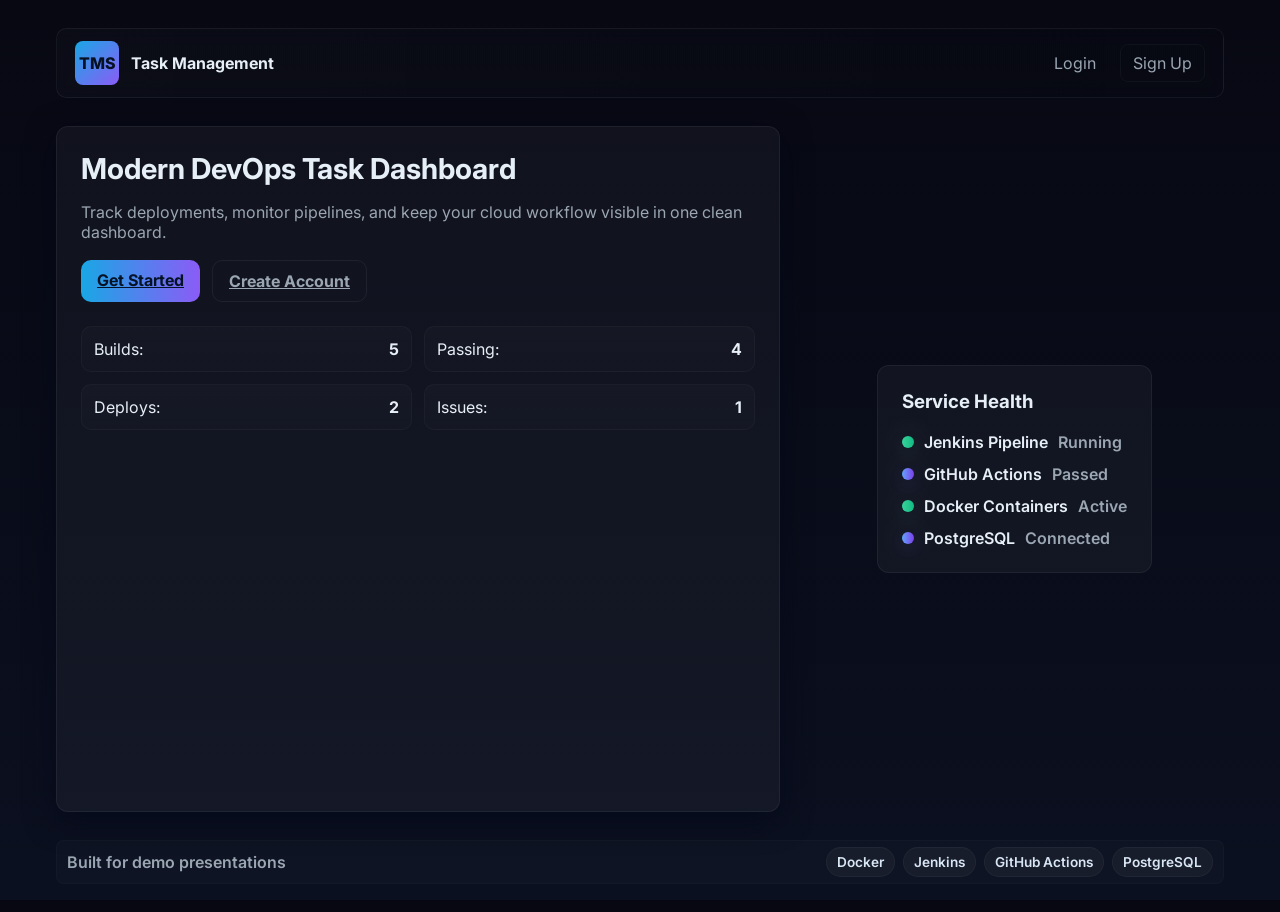
<file: frontend/index.html>
<!DOCTYPE html>
<html lang="en">

<head>
    <meta charset="UTF-8" />
    <meta name="viewport" content="width=device-width, initial-scale=1.0" />
    <title>Task Management</title>
    <link rel="preconnect" href="https://fonts.googleapis.com">
    <link rel="preconnect" href="https://fonts.gstatic.com" crossorigin>
    <link href="https://fonts.googleapis.com/css2?family=Inter:wght@300;400;600;700&display=swap" rel="stylesheet">
    <link rel="stylesheet" href="css/style.css?v=20260521-4" />
</head>

<body>
    <div class="page-root">
        <nav class="nav">
            <div class="nav-left">
                <div class="logo">TMS</div>
                <div class="brand">Task Management</div>
            </div>
            <div class="nav-right">
                <a class="nav-link" href="login.html">Login</a>
                <a class="nav-link btn-ghost" href="signup.html">Sign Up</a>
            </div>
        </nav>

        <main class="hero">
            <section class="hero-card card-animate">
                <h1>Modern DevOps Task Dashboard</h1>
                <p class="muted">Track deployments, monitor pipelines, and keep your cloud workflow visible in one clean
                    dashboard.</p>
                <div class="actions">
                    <a href="login.html" class="button">Get Started</a>
                    <a href="signup.html" class="button secondary">Create Account</a>
                </div>
                <div class="visual-grid" style="margin-top:24px">
                    <div class="mini-card">Builds: <strong>5</strong></div>
                    <div class="mini-card">Passing: <strong>4</strong></div>
                    <div class="mini-card">Deploys: <strong>2</strong></div>
                    <div class="mini-card">Issues: <strong>1</strong></div>
                </div>
            </section>
            <section class="hero-visual card-animate" aria-hidden>
                <div class="panel" style="padding:24px">
                    <h3 style="margin-top:0">Service Health</h3>
                    <div style="display:flex;flex-direction:column;gap:12px;margin-top:18px">
                        <div class="status-row"><span class="status-dot online pulse"></span> Jenkins Pipeline <span
                                class="muted">Running</span></div>
                        <div class="status-row"><span class="status-dot success pulse"></span> GitHub Actions <span
                                class="muted">Passed</span></div>
                        <div class="status-row"><span class="status-dot online pulse"></span> Docker Containers <span
                                class="muted">Active</span></div>
                        <div class="status-row"><span class="status-dot success pulse"></span> PostgreSQL <span
                                class="muted">Connected</span></div>
                    </div>
                </div>
            </section>
        </main>
        <footer class="site-footer">
            <div class="muted">Built for demo presentations</div>
            <div class="tech-list">
                <div class="tech-item">Docker</div>
                <div class="tech-item">Jenkins</div>
                <div class="tech-item">GitHub Actions</div>
                <div class="tech-item">PostgreSQL</div>
            </div>
        </footer>
    </div>
</body>

</html>
</file>
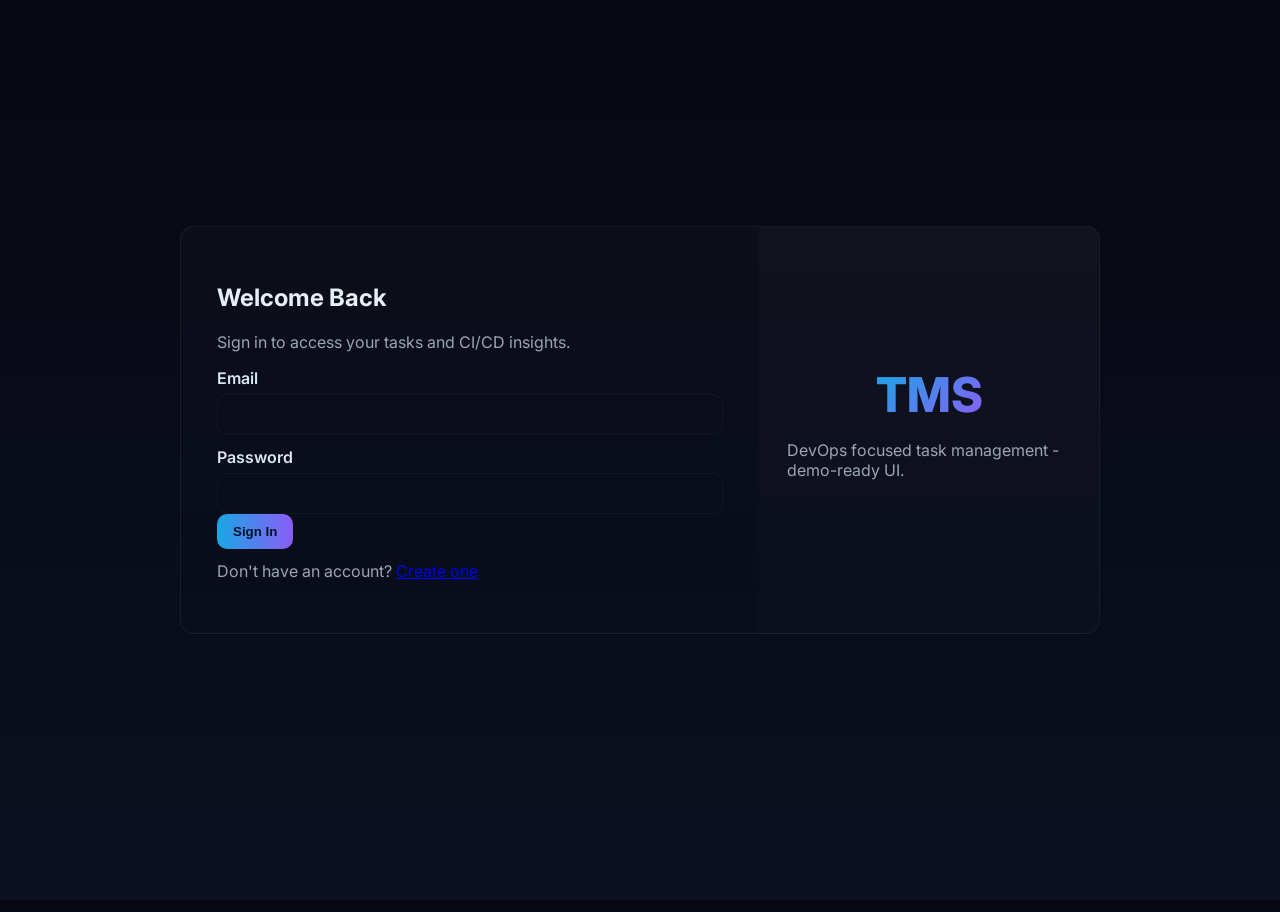
<file: frontend/dashboard.html>
<!DOCTYPE html>
<html lang="en">

<head>
    <meta charset="UTF-8" />
    <meta name="viewport" content="width=device-width, initial-scale=1.0" />
    <title>Dashboard - Task Management</title>
    <link rel="preconnect" href="https://fonts.googleapis.com">
    <link rel="preconnect" href="https://fonts.gstatic.com" crossorigin>
    <link href="https://fonts.googleapis.com/css2?family=Inter:wght@300;400;600;700&display=swap" rel="stylesheet">
    <link rel="stylesheet" href="css/style.css?v=20260521-4" />
</head>

<body>
    <div class="page-root">
        <nav class="nav">
            <div class="nav-left">
                <div class="logo">
                    <!-- lightweight svg logo -->
                    <svg viewBox="0 0 24 24" xmlns="http://www.w3.org/2000/svg" aria-hidden="true">
                        <rect x="2" y="3" width="20" height="18" rx="3" fill="white" opacity="0.06"></rect>
                        <path d="M6 8h4v8H6zM14 8h4v8h-4z" fill="white" opacity="0.9"></path>
                    </svg>
                </div>
                <div class="brand">Task Management</div>
            </div>
            <div class="nav-right">
                <div class="chip">devops@example.com</div>
                <button id="logout-button" class="nav-link btn-ghost">Logout</button>
            </div>
        </nav>

        <main>
            <div class="hero" style="grid-template-columns: 1fr 360px; gap:20px;">
                <section class="hero-card">
                    <h1>DevOps Monitoring Dashboard</h1>
                    <p class="muted">Overview of pipelines, containers and database health. Lightweight demo UI for
                        presentations.</p>
                    <div class="actions">
                        <a href="#tasks" class="button">View Tasks</a>
                        <button id="refresh-button" type="button" class="button secondary">Refresh</button>
                    </div>
                </section>

                <aside>
                    <div class="panel">
                        <h3 style="margin-top:0">Pipeline Status</h3>
                        <div style="margin-top:12px;display:flex;flex-direction:column;gap:10px">
                            <div class="status-row card-animate"><svg class="status-icon" viewBox="0 0 24 24"
                                    xmlns="http://www.w3.org/2000/svg">
                                    <circle cx="12" cy="12" r="10" fill="#F6AD55" />
                                </svg> <strong>Jenkins Pipeline</strong> <span id="pipeline-status-value" class="muted">Running</span></div>
                            <div class="status-row card-animate"><svg class="status-icon" viewBox="0 0 24 24"
                                    xmlns="http://www.w3.org/2000/svg">
                                    <circle cx="12" cy="12" r="10" fill="#34D399" />
                                </svg> <strong>GitHub Actions</strong> <span id="github-status-value" class="muted">Passed</span></div>
                            <div class="status-row card-animate"><svg class="status-icon" viewBox="0 0 24 24"
                                    xmlns="http://www.w3.org/2000/svg">
                                    <rect x="4" y="4" width="16" height="16" rx="3" fill="#60A5FA" />
                                </svg> <strong>Docker Containers</strong> <span id="docker-status-value" class="muted">Active</span></div>
                            <div class="status-row card-animate"><svg class="status-icon" viewBox="0 0 24 24"
                                    xmlns="http://www.w3.org/2000/svg">
                                    <path d="M5 12h14" stroke="#8B5CF6" stroke-width="2" stroke-linecap="round" />
                                </svg> <strong>PostgreSQL Database</strong> <span id="database-status-value" class="muted">Connected</span></div>
                        </div>
                    </div>
                </aside>
            </div>

            <div class="dashboard" style="margin-top:18px" id="tasks">
                <section>
                    <div class="summary">
                        <div class="summary-card">
                            <h3>Total Tasks</h3>
                            <p id="total-tasks">0</p>
                        </div>
                        <div class="summary-card">
                            <h3>Active</h3>
                            <p id="active-tasks">0</p>
                        </div>
                        <div class="summary-card">
                            <h3>Completed</h3>
                            <p id="completed-tasks">0</p>
                        </div>
                    </div>

                    <div class="panel" style="margin-top:14px">
                        <div class="tasks-header">
                            <div>
                                <h2 style="margin:0">Tasks</h2>
                                <div class="muted">Create and manage deployment tasks</div>
                            </div>
                        </div>

                        <form id="task-form" class="inline-form">
                            <input id="task-input"
                                placeholder="Add new task, e.g. Deploy to staging, Run nightly build" />
                            <button class="button" type="submit">Add</button>
                        </form>

                        <ul id="task-list" class="task-list" style="margin-top:12px"></ul>
                    </div>

                    <div class="panel" style="margin-top:14px">
                        <h3 style="margin-top:0">Recent Activity</h3>
                        <div id="activity-feed" style="margin-top:12px;display:flex;flex-direction:column;gap:8px">
                            <div class="mini-card card-animate"><svg class="icon" viewBox="0 0 24 24"
                                    xmlns="http://www.w3.org/2000/svg">
                                    <path d="M3 12h18" stroke="currentColor" stroke-width="2" stroke-linecap="round" />
                                </svg><strong class="muted">Loading activity...</strong></div>
                        </div>
                    </div>
                </section>

                <aside>
                    <div class="panel">
                        <h3 style="margin-top:0">Pipeline Summary</h3>
                        <div style="margin-top:12px;display:flex;flex-direction:column;gap:8px">
                            <div class="mini-card">Latest Build: <strong id="latest-build-value" class="muted">Checking...</strong></div>
                            <div class="mini-card">Staging: <strong id="staging-value" class="muted">Checking...</strong></div>
                            <div class="mini-card">Production: <strong id="production-value" class="muted">Checking...</strong></div>
                        </div>
                    </div>

                    <div class="panel" style="margin-top:12px">
                        <h3 style="margin-top:0">Quick Actions</h3>
                        <div style="display:flex;flex-direction:column;gap:8px;margin-top:12px">
                            <button id="run-build-btn" class="button">
                                <span id="build-text">Run Build</span>
                            </button>
                            <button id="trigger-deploy-btn" class="button secondary">
                                <span id="deploy-text">Trigger Deploy</span>
                            </button>
                            <button id="check-db-btn" class="button secondary">
                                <span id="db-text">Check DB</span>
                            </button>
                            <button id="health-check-btn" class="button secondary">
                                <span id="health-text">Health Check</span>
                            </button>
                        </div>
                    </div>
                </aside>
            </div>
        </main>
        <footer class="site-footer">
            <div class="muted">Powered by</div>
            <div class="tech-list">
                <div class="tech-item">Docker</div>
                <div class="tech-item">Jenkins</div>
                <div class="tech-item">GitHub Actions</div>
                <div class="tech-item">Spring Boot</div>
                <div class="tech-item">PostgreSQL</div>
            </div>
            <div class="muted">Demo | Presentation Mode</div>
        </footer>

    </div>
    <script src="js/tasks.js?v=20260521-4"></script>
</body>

</html>
</file>
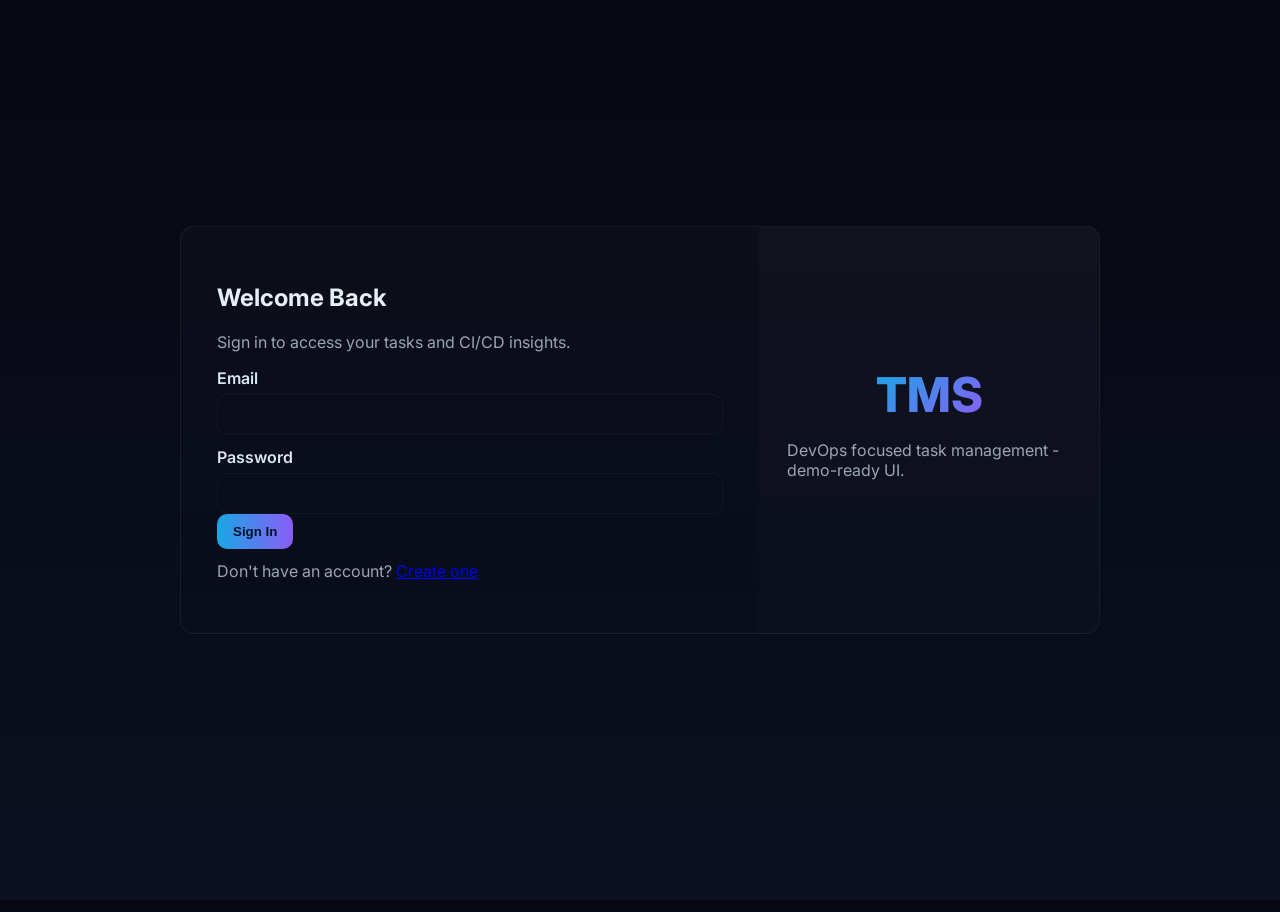
<file: frontend/login.html>
<!DOCTYPE html>
<html lang="en">

<head>
    <meta charset="UTF-8" />
    <meta name="viewport" content="width=device-width, initial-scale=1.0" />
    <title>Login - Task Management</title>
    <link rel="preconnect" href="https://fonts.googleapis.com">
    <link rel="preconnect" href="https://fonts.gstatic.com" crossorigin>
    <link href="https://fonts.googleapis.com/css2?family=Inter:wght@300;400;600;700&display=swap" rel="stylesheet">
    <link rel="stylesheet" href="css/style.css?v=20260521-4" />
</head>

<body>
    <div class="page-root auth-page">
        <div class="auth-card">
            <div class="auth-left">
                <h2>Welcome Back</h2>
                <p class="muted">Sign in to access your tasks and CI/CD insights.</p>
                <form id="login-form" class="auth-form">
                    <label for="email">Email</label>
                    <input id="email" name="email" type="email" required />

                    <label for="password">Password</label>
                    <input id="password" name="password" type="password" required />

                    <button type="submit" class="button">Sign In</button>
                </form>
                <p class="small muted">Don't have an account? <a href="signup.html">Create one</a></p>
            </div>
            <div class="auth-right">
                <div class="brand-large">TMS</div>
                <p class="muted">DevOps focused task management - demo-ready UI.</p>
            </div>
        </div>
    </div>
    <script src="js/auth.js?v=20260521-4"></script>
</body>

</html>
</file>
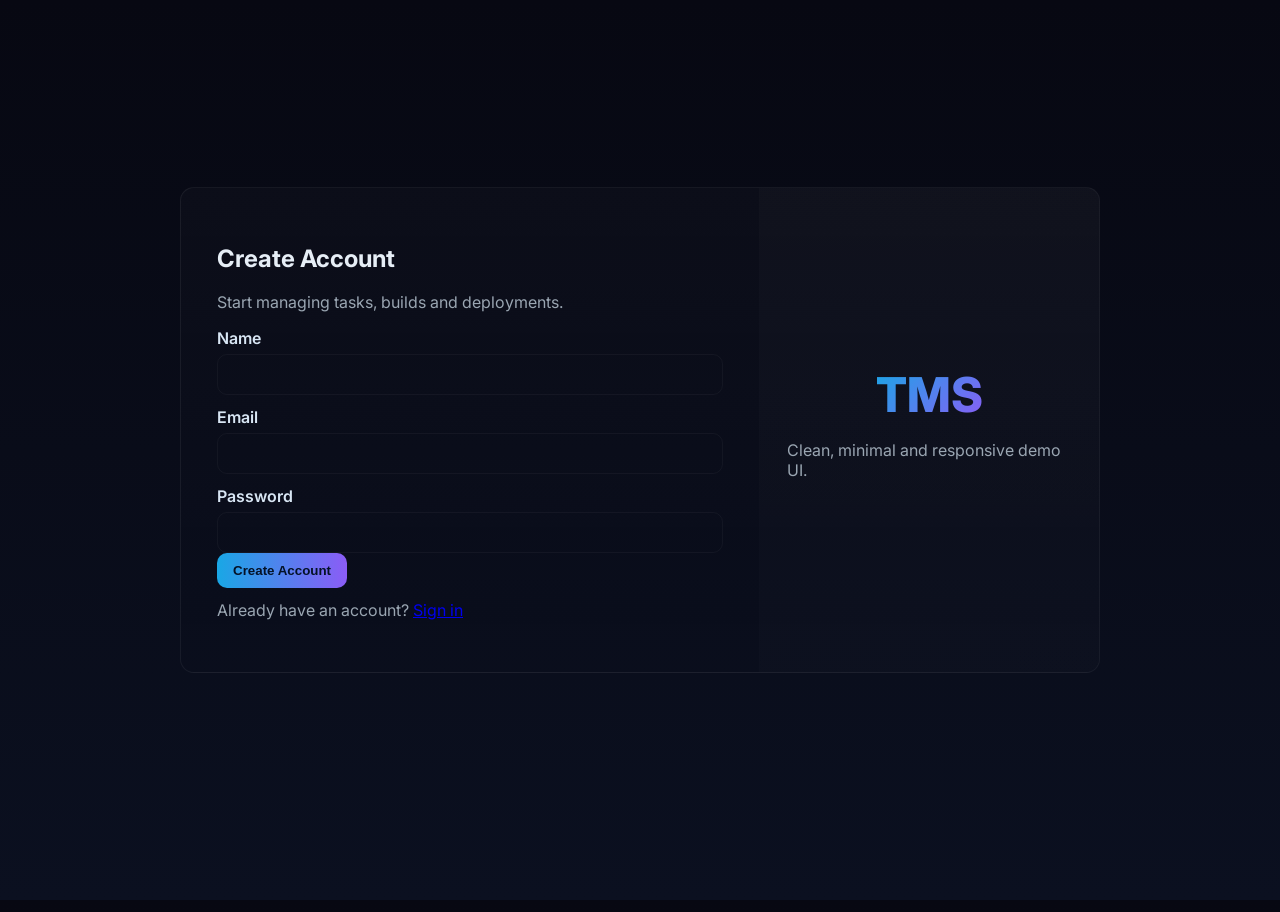
<file: frontend/signup.html>
<!DOCTYPE html>
<html lang="en">

<head>
    <meta charset="UTF-8" />
    <meta name="viewport" content="width=device-width, initial-scale=1.0" />
    <title>Sign Up - Task Management</title>
    <link rel="preconnect" href="https://fonts.googleapis.com">
    <link rel="preconnect" href="https://fonts.gstatic.com" crossorigin>
    <link href="https://fonts.googleapis.com/css2?family=Inter:wght@300;400;600;700&display=swap" rel="stylesheet">
    <link rel="stylesheet" href="css/style.css?v=20260521-4" />
</head>

<body>
    <div class="page-root auth-page">
        <div class="auth-card">
            <div class="auth-left">
                <h2>Create Account</h2>
                <p class="muted">Start managing tasks, builds and deployments.</p>
                <form id="signup-form" class="auth-form">
                    <label for="name">Name</label>
                    <input id="name" name="name" type="text" required />

                    <label for="email">Email</label>
                    <input id="email" name="email" type="email" required />

                    <label for="password">Password</label>
                    <input id="password" name="password" type="password" required />

                    <button type="submit" class="button">Create Account</button>
                </form>
                <p class="small muted">Already have an account? <a href="login.html">Sign in</a></p>
            </div>
            <div class="auth-right">
                <div class="brand-large">TMS</div>
                <p class="muted">Clean, minimal and responsive demo UI.</p>
            </div>
        </div>
    </div>
    <script src="js/auth.js?v=20260521-4"></script>
</body>

</html>
</file>
<file: frontend/css/style.css>
:root {
    --bg: #0b1020;
    --card: rgba(255, 255, 255, 0.04);
    --glass: rgba(255, 255, 255, 0.03);
    --muted: #9aa6b2;
    --accent: #19a7e5;
    --accent-2: #8b5cf6;
    --glass-border: rgba(255, 255, 255, 0.06);
    --status-pending: #f59e0b;
    --status-progress: #19a7e5;
    --status-done: #10b981;
    --danger: #ef4444;
    --warning: #f59e0b;
    --success: #10b981;
}

* {
    box-sizing: border-box
}

html,
body {
    height: 100%
}

body {
    margin: 0;
    font-family: Inter, system-ui, -apple-system, 'Segoe UI', Roboto, 'Helvetica Neue', Arial;
    background: linear-gradient(180deg, #070812 0%, #0b1020 100%);
    color: #e6eef6;
    -webkit-font-smoothing: antialiased;
}

.page-root {
    max-width: 1200px;
    margin: 0 auto;
    padding: 16px;
    min-height: 100vh;
    display: flex;
    flex-direction: column;
}

/* NAV */
.nav {
    display: flex;
    justify-content: space-between;
    align-items: center;
    padding: 12px 18px;
    border-radius: 10px;
    background: linear-gradient(90deg, rgba(255, 255, 255, 0.02), transparent);
    backdrop-filter: blur(6px);
    border: 1px solid var(--glass-border)
}

.logo {
    width: 44px;
    height: 44px;
    border-radius: 8px;
    background: linear-gradient(135deg, var(--accent), var(--accent-2));
    display: flex;
    align-items: center;
    justify-content: center;
    font-weight: 800;
    color: #061124
}

.brand {
    margin-left: 12px;
    font-weight: 700
}

.nav-left {
    display: flex;
    align-items: center
}

.nav-right {
    display: flex;
    gap: 12px;
    align-items: center
}

.nav-link {
    color: var(--muted);
    text-decoration: none;
    padding: 8px 12px;
    border-radius: 8px
}

.nav-link:hover {
    color: #fff;
    background: rgba(255, 255, 255, 0.02)
}

.btn-ghost {
    border: 1px solid rgba(255, 255, 255, 0.04);
    padding: 8px 12px
}

/* HERO */
.hero {
    display: grid;
    grid-template-columns: 1fr 420px;
    gap: 24px;
    margin-top: 28px
}

.hero-card {
    background: var(--card);
    padding: 36px;
    border-radius: 12px;
    border: 1px solid var(--glass-border);
    box-shadow: 0 8px 30px rgba(2, 6, 23, 0.6)
}

.hero-card h1 {
    margin: 0 0 8px;
    font-size: 1.8rem
}

.muted {
    color: var(--muted)
}

.hero-visual {
    display: flex;
    align-items: center;
    justify-content: center
}

.visual-grid {
    display: grid;
    grid-template-columns: repeat(2, 1fr);
    gap: 12px
}

.mini-card {
    background: linear-gradient(180deg, rgba(255, 255, 255, 0.02), rgba(255, 255, 255, 0.01));
    padding: 14px;
    border-radius: 10px;
    border: 1px solid rgba(255, 255, 255, 0.03);
    text-align: center
}

.actions {
    display: flex;
    gap: 12px;
    margin-top: 18px
}

.button {
    background: linear-gradient(90deg, var(--accent), var(--accent-2));
    color: #041226;
    border: none;
    padding: 10px 16px;
    font-weight: 700;
    border-radius: 10px;
    cursor: pointer
}

.button.secondary {
    background: transparent;
    border: 1px solid rgba(255, 255, 255, 0.06);
    color: var(--muted)
}

/* Button interactions */
.button,
.button.secondary,
.nav-link,
.btn-ghost {
    transition: transform .14s ease, box-shadow .14s ease, opacity .14s ease;
}

.button:hover {
    transform: translateY(-3px);
    box-shadow: 0 10px 30px rgba(25, 167, 229, 0.14)
}

.button.secondary:hover {
    transform: translateY(-2px);
    box-shadow: 0 6px 18px rgba(139, 92, 246, 0.06)
}

/* Status indicators */
.status-row {
    display: flex;
    align-items: center;
    gap: 10px;
    font-weight: 600;
    color: #e6eef6;
    flex-wrap: wrap;
}

.status-dot {
    width: 12px;
    height: 12px;
    border-radius: 999px;
    display: inline-block;
    box-shadow: 0 4px 14px rgba(0, 0, 0, 0.6)
}

.status-dot.online {
    background: linear-gradient(90deg, #34d399, #10b981);
    box-shadow: 0 6px 18px rgba(16, 185, 129, 0.12)
}

.status-dot.success {
    background: linear-gradient(90deg, #60a5fa, #7c3aed);
    box-shadow: 0 6px 18px rgba(99, 102, 241, 0.12)
}

.status-dot.warn {
    background: linear-gradient(90deg, #f59e0b, #f97316);
    box-shadow: 0 6px 18px rgba(249, 115, 22, 0.12)
}

.status-dot.offline {
    background: linear-gradient(90deg, #ef4444, #b91c1c);
    box-shadow: 0 6px 18px rgba(239, 68, 68, 0.12)
}

/* Footer */
.site-footer {
    margin-top: 28px;
    padding: 14px 18px;
    border-radius: 10px;
    background: linear-gradient(180deg, rgba(255, 255, 255, 0.01), transparent);
    border: 1px solid var(--glass-border);
    display: flex;
    justify-content: space-between;
    align-items: center;
    gap: 12px;
    margin-bottom: 12px;
    background: rgba(255, 255, 255, 0.02);
    padding: 6px 10px;
    border-radius: 8px;
    font-weight: 600;
    color: var(--muted);
    border: 1px solid rgba(255, 255, 255, 0.02)
}

/* Reduce excessive vertical padding */
.page-root {
    min-height: 100vh;
    display: flex;
    flex-direction: column;
    margin: 12px auto;
    padding: 16px;
}

.page-root main {
    flex: 1;
}

.hero-card {
    padding: 24px;
}

/* Recent activity mini-cards tweak */
.mini-card {
    display: flex;
    justify-content: space-between;
    align-items: center;
    padding: 12px;
}

.activity-item {
    gap: 10px;
    text-align: left;
    border-left: 4px solid rgba(255, 255, 255, 0.12);
}

.activity-item strong {
    display: block;
    margin-bottom: 2px;
}

.activity-icon {
    width: 28px;
    height: 28px;
    border-radius: 8px;
    display: inline-flex;
    align-items: center;
    justify-content: center;
    flex-shrink: 0;
    background: rgba(255, 255, 255, 0.05);
}

.activity-build {
    border-left-color: var(--status-progress);
}

.activity-build .activity-icon {
    color: var(--status-progress);
    background: rgba(25, 167, 229, 0.12);
}

.activity-deploy {
    border-left-color: var(--status-done);
}

.activity-deploy .activity-icon {
    color: var(--status-done);
    background: rgba(16, 185, 129, 0.12);
}

.activity-task {
    border-left-color: var(--status-pending);
}

.activity-task .activity-icon {
    color: var(--status-pending);
    background: rgba(245, 158, 11, 0.12);
}

.activity-database {
    border-left-color: var(--accent-2);
}

.activity-database .activity-icon {
    color: var(--accent-2);
    background: rgba(139, 92, 246, 0.12);
}

.activity-system {
    border-left-color: var(--muted);
}

@media (max-width:760px) {
    .hero {
        grid-template-columns: 1fr;
    }

    .hero-card {
        order: 2;
    }

    aside {
        order: 1;
    }
}

/* Icons */
.icon {
    width: 18px;
    height: 18px;
    fill: currentColor;
    display: inline-block;
    vertical-align: middle;
}

.status-icon {
    width: 14px;
    height: 14px;
    margin-right: 8px;
    vertical-align: middle;
}

/* Subtle entrance/exit animations */
.card-animate {
    animation: cardIn .38s cubic-bezier(.2, .9, .2, 1);
}

@keyframes cardIn {
    from {
        opacity: 0;
        transform: translateY(6px) scale(.995);
    }

    to {
        opacity: 1;
        transform: none;
    }
}

.task-item {
    opacity: 0;
    transform: translateY(6px);
    animation: taskIn .28s cubic-bezier(.2, .9, .2, 1) forwards;
}

@keyframes taskIn {
    to {
        opacity: 1;
        transform: none;
    }
}

.task-item.removing {
    animation: taskOut .22s ease forwards;
}

@keyframes taskOut {
    to {
        opacity: 0;
        transform: translateX(8px) scale(.98);
    }
}

/* Status pulse */
.status-dot.pulse {
    position: relative;
}

.status-dot.pulse:after {
    content: '';
    position: absolute;
    inset: 0;
    border-radius: 999px;
    box-shadow: 0 0 14px currentColor;
    opacity: .18;
    transform: scale(1.25);
    filter: blur(6px);
}

/* Icons in nav */
.nav .logo svg {
    width: 28px;
    height: 28px;
}

/* prefer-reduced-motion */
@media (prefers-reduced-motion: reduce) {
    * {
        animation: none !important;
        transition: none !important;
    }
}

/* AUTH PAGES */
.auth-page {
    display: flex;
    align-items: center;
    justify-content: center;
    min-height: calc(100vh - 64px);
    padding: 40px;
}

.auth-card {
    display: flex;
    width: 920px;
    border-radius: 14px;
    overflow: hidden;
    background: linear-gradient(180deg, rgba(255, 255, 255, 0.02), transparent);
    border: 1px solid var(--glass-border);
}

.auth-left {
    flex: 1;
    padding: 36px;
}

.auth-right {
    width: 340px;
    background: linear-gradient(180deg, rgba(255, 255, 255, 0.02), rgba(255, 255, 255, 0.01));
    display: flex;
    flex-direction: column;
    align-items: center;
    justify-content: center;
    padding: 28px;
}

.brand-large {
    background: linear-gradient(135deg, var(--accent), var(--accent-2));
    -webkit-background-clip: text;
    background-clip: text;
    color: transparent;
    font-size: 48px;
    font-weight: 800;
}

.auth-form label {
    display: block;
    margin-top: 12px;
    font-weight: 600;
    color: #d8e6f4;
}

.auth-form input {
    width: 100%;
    padding: 12px 14px;
    margin-top: 6px;
    border-radius: 10px;
    border: 1px solid rgba(255, 255, 255, 0.04);
    background: transparent;
    color: inherit;
}

.small {
    margin-top: 12px;
    color: var(--muted);
}

.summary {
    display: flex;
    gap: 12px;
    flex-wrap: wrap;
}

.dashboard {
    display: grid;
    grid-template-columns: minmax(0, 1fr) 320px;
    gap: 18px;
    align-items: start;
}

.summary-card {
    flex: 1;
    padding: 18px;
    border-radius: 12px;
    background: var(--glass);
    border: 1px solid var(--glass-border);
    text-align: left
}

.summary-card h3 {
    margin: 0;
    font-size: 0.9rem;
    color: var(--muted)
}

.summary-card p {
    margin: 8px 0 0;
    font-size: 1.4rem;
    font-weight: 700
}

.panel {
    background: var(--card);
    padding: 18px;
    border-radius: 12px;
    border: 1px solid var(--glass-border)
}

.tasks-header {
    display: flex;
    justify-content: space-between;
    align-items: center;
    margin-bottom: 12px
}

.inline-form {
    display: flex;
    gap: 8px
}

.inline-form input {
    flex: 1;
    padding: 10px;
    border-radius: 8px;
    border: 1px solid rgba(255, 255, 255, 0.04);
    background: transparent;
    color: inherit
}

.task-list {
    list-style: none;
    padding: 0;
    margin: 0
}

.task-list li {
    padding: 12px;
    border-radius: 8px;
    margin-bottom: 8px;
    background: linear-gradient(180deg, rgba(255, 255, 255, 0.01), transparent);
    border: 1px solid rgba(255, 255, 255, 0.02);
    cursor: pointer;
    display: flex;
    justify-content: space-between;
    align-items: center
}

.task-list li:hover {
    transform: translateY(-2px);
    box-shadow: 0 8px 20px rgba(2, 6, 23, 0.5)
}

.task-item-content {
    min-width: 0;
    display: flex;
    flex-direction: column;
    gap: 8px;
}

.task-item-title {
    font-weight: 700;
    word-break: break-word;
}

.task-item-actions {
    display: flex;
    gap: 8px;
    align-items: center;
    flex-shrink: 0;
    flex-wrap: wrap;
    justify-content: flex-end;
}

.task-item-status {
    display: flex;
    gap: 4px;
    flex-wrap: wrap;
    justify-content: flex-end;
}

.status-btn {
    min-width: 64px;
    padding: 6px 8px;
    border-radius: 8px;
    border: 1px solid rgba(255, 255, 255, 0.05);
    background: rgba(255, 255, 255, 0.03);
    color: var(--muted);
    cursor: pointer;
    font-weight: 700;
}

.status-btn.active {
    background: rgba(255, 255, 255, 0.08);
    border-color: rgba(255, 255, 255, 0.16);
}

.status-badge {
    width: fit-content;
    padding: 4px 9px;
    border-radius: 999px;
    border: 1px solid rgba(255, 255, 255, 0.08);
    font-size: 0.74rem;
    font-weight: 800;
    letter-spacing: 0;
    text-transform: uppercase;
}

.status-badge.pending {
    color: var(--status-pending);
    background: rgba(245, 158, 11, 0.12);
}

.status-badge.in-progress {
    color: var(--status-progress);
    background: rgba(25, 167, 229, 0.12);
}

.status-badge.completed {
    color: var(--status-done);
    background: rgba(16, 185, 129, 0.12);
}

.button.sm {
    padding: 6px 10px;
    border-radius: 8px;
}

.button.danger {
    background: var(--danger);
    color: #fff;
}

.tech-list {
    display: flex;
    flex-wrap: wrap;
    gap: 8px;
    justify-content: center;
}

.tech-item {
    padding: 6px 10px;
    border-radius: 999px;
    background: rgba(255, 255, 255, 0.04);
    border: 1px solid rgba(255, 255, 255, 0.04);
    color: #d8e6f4;
    font-size: 0.85rem;
}

.loading-spinner {
    display: inline-block;
    width: 12px;
    height: 12px;
    margin-right: 6px;
    border: 2px solid rgba(255, 255, 255, 0.35);
    border-top-color: #fff;
    border-radius: 50%;
    animation: spin .7s linear infinite;
    vertical-align: -2px;
}

@keyframes spin {
    to {
        transform: rotate(360deg);
    }
}

.chip {
    padding: 6px 10px;
    border-radius: 999px;
    background: rgba(255, 255, 255, 0.03);
    border: 1px solid rgba(255, 255, 255, 0.02);
    font-weight: 600
}

@media (max-width:980px) {
    .hero {
        grid-template-columns: 1fr
    }

    .dashboard {
        grid-template-columns: 1fr
    }

    .page-root {
        padding: 12px
    }
}
</file>
